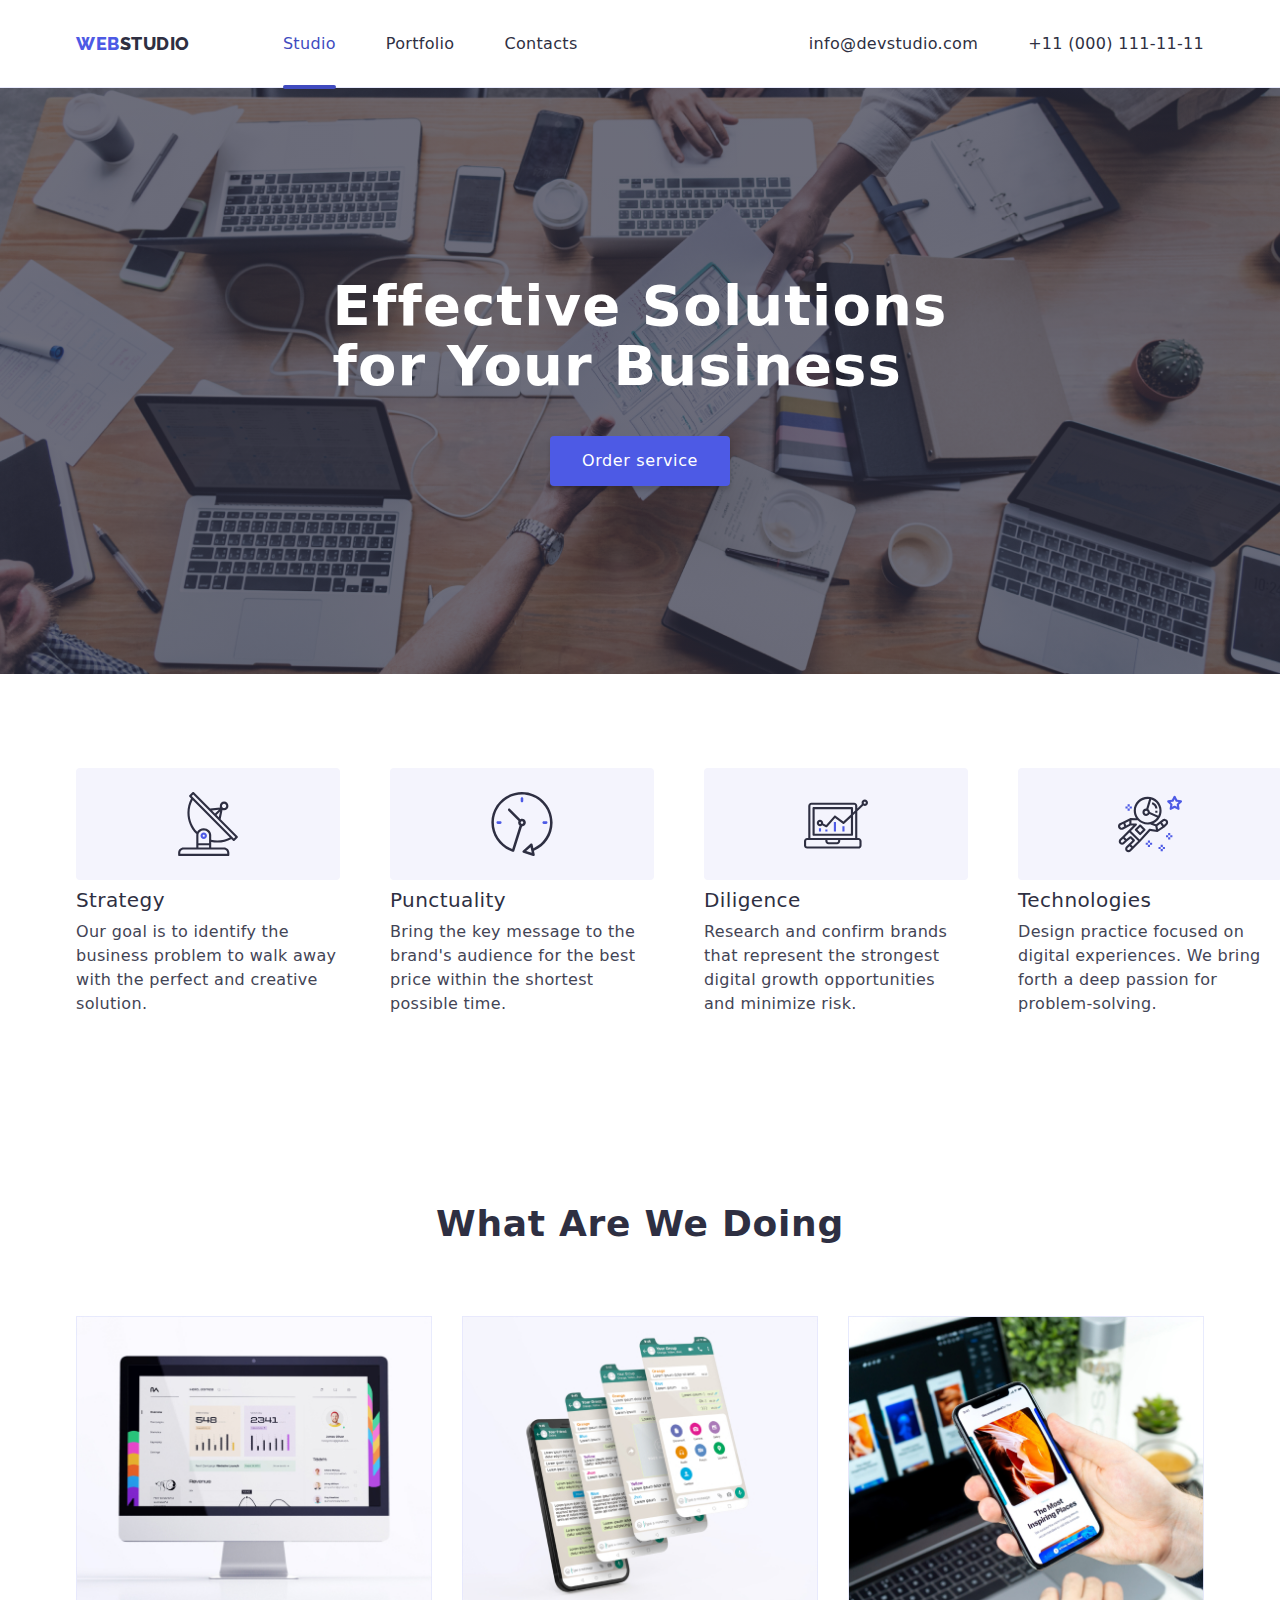
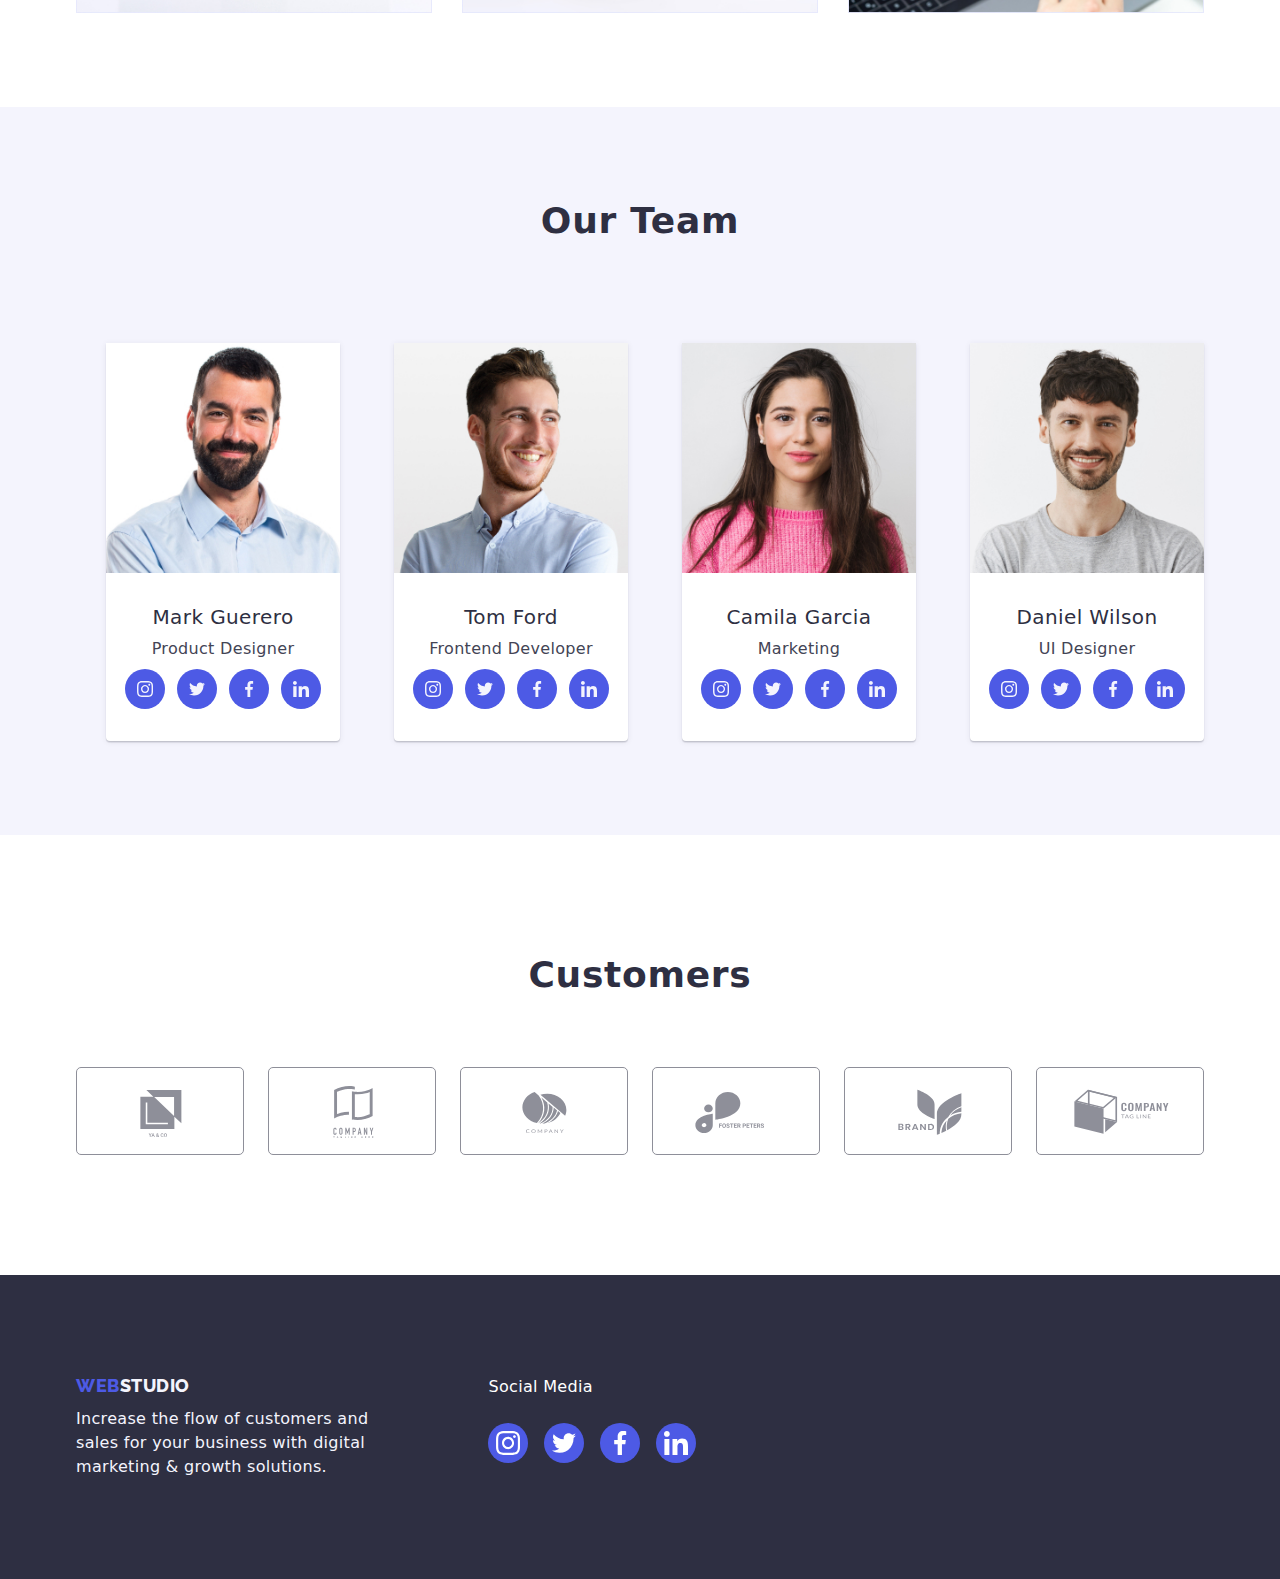
<file: index.html>
<!DOCTYPE html>
<html lang="en">

<head>
    <title>Web Studio HM5</title>
    <meta charset="UTF-8">
    <meta name="viewport" content="Homework 5">
    <link rel="stylesheet" href="./css/styles.css">
    <link href="https://fonts.googleapis.com/css2?family=Raleway:wght@700&family=Roboto:wght@400;500;700;900&display=swap"
        rel="stylesheet" />
    <link rel="stylesheet" href="https://cdnjs.cloudflare.com/ajax/libs/modern-normalize/2.0.0/modern-normalize.min.css" />
</head>

<body>
    <!--This is header-->
    <header class="header">
        <div class="container header-container">
            <!-- Navigation Bar -->
            <nav class="header-navigation">
                <a class="header-logo links" href="/index.html">
                    <span class="web-logo">WEB</span><span class="studio-logo">STUDIO </span>
                </a>

                <ul class="header-list lists">
                    <li class="header-item">
                        <a class="header-link links current menu-active" href="index.html">Studio</a>
                    </li>
                    <li class="header-item">
                        <a class="header-link links" href="portfolio.html">Portfolio</a>
                    </li>
                    <li class="header-item">
                        <a class="header-link links" href="index.html">Contacts</a>
                    </li>
                </ul>

            </nav>
            <address class="address">
            <ul class="header-address lists">
                <li class="item">
                    <a class="header-address-link links" href="mailto:info@devstudio.com"
                    target="_blank" rel="noopener noreferrer">info@devstudio.com</a>
                </li>
                <li class="item">
                    <a class="header-address-link links" href="tel:+110001111111"
                    target="_blank" rel="noopener noreferrer">+11 (000) 111-11-11</a>
                </li>
            </ul>
            </address>
        </div>
    </header>

    <!--This is main-->
    <main>
        <!--This is Section 1-->
        <section class="hero-section">
            <div class="container hero-container">
                <h1 class="hero-title">
                    Effective Solutions <br />
                    for Your Business
                </h1>
                <button class="hero-button button" type="button" data-modal-open>
                    Order service
                </button>
            </div>
        </section>

        <!--This is Section 2-->
        <section class="section features-section">
            <div class="container features-container">
                <ul class="features-list lists">
                    <li class="features-item">
                        <div class="benefits-svg-box">
                            <svg class="benefits-icon-svg" width="64" height="64">
                                <use href="./images/icons.svg#antenna"></use>
                            </svg>
                        </div>
                        <h3 class="features-title titles">Strategy</h3>
                        <p class="features-bottom-text bottom-text">
                            Our goal is to identify the business problem to walk away with
                            the perfect and creative solution.
                        </p>
                    </li>

                    <li class="features-item">
                        <div class="benefits-svg-box">
                            <svg lass="benefits-icon-svg" width="64" height="64">
                                <use href="./images/icons.svg#clock"></use>
                            </svg>
                        </div>
                        <h3 class="features-title titles">Punctuality</h3>
                        <p class="features-bottom-text bottom-text">
                            Bring the key message to the brand's audience for the best price
                            within the shortest possible time.
                        </p>
                    </li>

                    <li class="features-item">
                        <div class="benefits-svg-box">
                            <svg lass="benefits-icon-svg" width="64" height="64">
                                <use href="./images/icons.svg#diagram"></use>
                            </svg>
                        </div>
                        <h3 class="features-title titles">Diligence</h3>
                        <p class="features-bottom-text bottom-text">
                            Research and confirm brands that represent the strongest digital
                            growth opportunities and minimize risk.
                        </p>
                    </li>

                    <li class="features-item">
                        <div class="benefits-svg-box">
                            <svg lass="benefits-icon-svg" width="64" height="64">
                                <use href="./images/icons.svg#astronaut"></use>
                            </svg>
                        </div>
                        <h3 class="features-title titles">Technologies</h3>
                        <p class="features-bottom-text bottom-text">
                            Design practice focused on digital experiences. We bring forth a
                            deep passion for problem-solving.
                        </p>
                    </li>
                </ul>
            </div>
        </section>

        <!--This is Section 3-->
        <section class="section section-no-top-padding">
            <div class="container what-we-do-container">
                <h2 class="what-we-do-title section-title">What Are We Doing</h2>
                <ul class="what-we-do-list lists">
                    <li class="what-we-do-item">
                        <img src="images/what-we-do-1.jpg" alt="computer monitor" width="360" height="300" />
                    </li>

                    <li class="what-we-do-item">
                        <img src="images/what-we-do-2.jpg" alt="phone" width="360" height="300" />
                    </li>

                    <li class="what-we-do-item">
                        <img src="images/what-we-do-3.jpg" alt="phone & laptop" width="360" height="300" />
                    </li>
                </ul>
            </div>
        </section>

        <!--This is Section 4-->
        <section class="section section-grey">
            <div class="container team-container">
                <h2 class="team-title section-title">Our Team</h2>
                <ul class="team-list lists">
                    <li class="team-item">
                        <img src="images/our-team-1.jpg" alt="Mark Guerero" width="264" height="260" />
                        <div class="section-item-wrap">
                            <h3 class="team-name titles">Mark Guerero</h3>
                            <p class="team-bottom-text bottom-text">Product Designer</p>
                            <ul class="team-social-list lists">
                                <li class="team-social-item">
                                    <a class="team-social-link link" href="https://instagram.com" target="_blank" rel="noopener noreferrer">
                                        <svg class="team-social-svg" width="16" height="16">
                                            <use href="./images/icons.svg#instagram"></use>
                                        </svg>
                                    </a>
                                </li>
                                <li class="team-social-item">
                                    <a class="team-social-link link" href="https://twitter.com" target="_blank" rel="noopener noreferrer">
                                        <svg class="team-social-svg" width="16" height="16">
                                            <use href="./images/icons.svg#twitter"></use>
                                        </svg>
                                    </a>
                                </li>
                                <li class="team-social-item">
                                    <a class="team-social-link link" href="https://facebook.com" target="_blank" rel="noopener noreferrer">
                                        <svg class="team-social-svg" width="16" height="16">
                                            <use href="./images/icons.svg#facebook"></use>
                                        </svg>
                                    </a>
                                </li>
                                <li class="team-social-item">
                                    <a class="team-social-link link" href="https://linkedin.com" target="_blank" rel="noopener noreferrer">
                                        <svg class="team-social-svg" width="16" height="16">
                                            <use href="./images/icons.svg#linkedin"></use>
                                        </svg>
                                    </a>
                                </li>
                            </ul>
                        </div>
                    </li>

                    <li class="team-item">
                        <img src="images/our-team-2.jpg" alt="Tom Ford" width="264" height="260" />
                        <div class="card-content">
                            <h3 class="team-name titles">Tom Ford</h3>
                            <p class="team-bottom-text bottom-text">Frontend Developer</p>
                            <ul class="team-social-list lists">
                                <li class="team-social-item">
                                    <a class="team-social-link link" href="https://instagram.com" target="_blank" rel="noopener noreferrer">
                                        <svg class="team-social-svg" width="16" height="16">
                                            <use href="./images/icons.svg#instagram"></use>
                                        </svg>
                                    </a>
                                </li>
                                <li class="team-social-item">
                                    <a class="team-social-link link" href="https://twitter.com" target="_blank" rel="noopener noreferrer">
                                        <svg class="team-social-svg" width="16" height="16">
                                            <use href="./images/icons.svg#twitter"></use>
                                        </svg>
                                    </a>
                                </li>
                                <li class="team-social-item">
                                    <a class="team-social-link link" href="https://facebook.com" target="_blank" rel="noopener noreferrer">
                                        <svg class="team-social-svg" width="16" height="16">
                                            <use href="./images/icons.svg#facebook"></use>
                                        </svg>
                                    </a>
                                </li>
                                <li class="team-social-item">
                                    <a class="team-social-link link" href="https://linkedin.com" target="_blank" rel="noopener noreferrer">
                                        <svg class="team-social-svg" width="16" height="16">
                                            <use href="./images/icons.svg#linkedin"></use>
                                        </svg>
                                    </a>
                                </li>
                            </ul>
                        </div>
                    </li>

                    <li class="team-item">
                        <img src="images/our-team-3.jpg" alt="Camila Garcia" width="264" height="260" />
                        <div class="card-content">
                            <h3 class="team-name titles">Camila Garcia</h3>
                            <p class="team-bottom-text bottom-text">Marketing</p>
                            <ul class="team-social-list lists">
                                <li class="team-social-item">
                                    <a class="team-social-link link" href="https://instagram.com" target="_blank" rel="noopener noreferrer">
                                        <svg class="team-social-svg" width="16" height="16">
                                            <use href="./images/icons.svg#instagram"></use>
                                        </svg>
                                    </a>
                                </li>
                                <li class="team-social-item">
                                    <a class="team-social-link link" href="https://twitter.com" target="_blank" rel="noopener noreferrer">
                                        <svg class="team-social-svg" width="16" height="16">
                                            <use href="./images/icons.svg#twitter"></use>
                                        </svg>
                                    </a>
                                </li>
                                <li class="team-social-item">
                                    <a class="team-social-link link" href="https://facebook.com" target="_blank" rel="noopener noreferrer">
                                        <svg class="team-social-svg" width="16" height="16">
                                            <use href="./images/icons.svg#facebook"></use>
                                        </svg>
                                    </a>
                                </li>
                                <li class="team-social-item">
                                    <a class="team-social-link link" href="https://linkedin.com" target="_blank" rel="noopener noreferrer">
                                        <svg class="team-social-svg" width="16" height="16">
                                            <use href="./images/icons.svg#linkedin"></use>
                                        </svg>
                                    </a>
                                </li>
                            </ul>
                        </div>
                    </li>

                    <li class="team-item">
                        <img src="images/our-team-4.jpg" alt="Daniel Wilson" width="264" height="260" />
                        <div class="card-content">
                            <h3 class="team-name titles">Daniel Wilson</h3>
                            <p class="team-bottom-text bottom-text">UI Designer</p>
                            <ul class="team-social-list lists">
                                <li class="team-social-item">
                                    <a class="team-social-link link" href="https://instagram.com" target="_blank" rel="noopener noreferrer">
                                        <svg class="team-social-svg" width="16" height="16">
                                            <use href="./images/icons.svg#instagram"></use>
                                        </svg>
                                    </a>
                                </li>
                                <li class="team-social-item">
                                    <a class="team-social-link link" href="https://twitter.com" target="_blank" rel="noopener noreferrer">
                                        <svg class="team-social-svg" width="16" height="16">
                                            <use href="./images/icons.svg#twitter"></use>
                                        </svg>
                                    </a>
                                </li>
                                <li class="team-social-item">
                                    <a class="team-social-link link" href="https://facebook.com" target="_blank" rel="noopener noreferrer">
                                        <svg class="team-social-svg" width="16" height="16">
                                            <use href="./images/icons.svg#facebook"></use>
                                        </svg>
                                    </a>
                                </li>
                                <li class="team-social-item">
                                    <a class="team-social-link link" href="https://linkedin.com" target="_blank" rel="noopener noreferrer">
                                        <svg class="team-social-svg" width="16" height="16">
                                            <use href="./images/icons.svg#linkedin"></use>
                                        </svg>
                                    </a>
                                </li>
                            </ul>
                        </div>
                    </li>
                </ul>
            </div>
        </section>

        <!-- Section for Customers -->
        <section class="section-customers">
            <div class="container">
                <h2 class="section-title customers-title">Customers</h2>
                <ul class="customers-list lists">
                    <li class="customers-item">
                        <a class="customers-link" href="index.html">
                            <svg class="customers-svg">
                                <use href="./images/icons.svg#client-1"></use>
                            </svg>
                        </a>
                    </li>
        
                    <li class="customers-item">
                        <a class="customers-link" href="index.html">
                            <svg class="customers-svg">
                                <use href="./images/icons.svg#client-2"></use>
                            </svg>
                        </a>
                    </li>
        
                    <li class="customers-item">
                        <a class="customers-link" href="index.html">
                            <svg class="customers-svg">
                                <use href="./images/icons.svg#client-3"></use>
                            </svg>
                        </a>
                    </li>
        
                    <li class="customers-item">
                        <a class="customers-link" href="index.html">
                            <svg class="customers-svg">
                                <use href="./images/icons.svg#client-4"></use>
                            </svg>
                        </a>
                    </li>
        
                    <li class="customers-item">
                        <a class="customers-link" href="index.html">
                            <svg class="customers-svg">
                                <use href="./images/icons.svg#client-5"></use>
                            </svg>
                        </a>
                    </li>
                    <li class="customers-item">
                        <a class="customers-link" href="index.html">
                            <svg class="customers-svg">
                                <use href="./images/icons.svg#client-6"></use>
                            </svg>
                        </a>
                    </li>
                </ul>
            </div>
        </section>
    </main>

    <!--This is footer-->
    <footer class="footer-section">
        <div class="container footer-container">
            <div class="footer-logo-wrapper lists">
                <li class="footer-item">
            <a class="header-logo links" href="index.html">
                <span class="web-logo">WEB</span><span class="studio-logo studio-footer">STUDIO </span>
            </a>
                <p class="footer-bottom-text bottom-text">
                    Increase the flow of customers and<br />
                    sales for your business with digital<br />
                    marketing & growth solutions.
                </p>
                
                </li>
                </div>
                <div class="footer-socials">
                    <p class="footer-social-text text">Social Media</p>
                    <ul class="footer-list lists">
                        <li class="footer-socials-item">
                            <a href="/" class="footer-socials-link">
                                <svg class="footer-social-svg" width="24" height="24">
                                    <use href="./images/icons.svg#instagram"></use>
                                </svg>    
                            </a>
                        </li>
                        <li class="footer-socials-item">
                            <a href="/" class="footer-socials-link">
                                <svg class="footer-social-svg" width="24" height="24">
                                    <use href="./images/icons.svg#twitter"></use>
                                </svg>
                            </a>
                        </li>
                        <li class="footer-socials-item">
                            <a href="/" class="footer-socials-link">
                                <svg class="footer-social-svg" width="24" height="24">
                                    <use href="./images/icons.svg#facebook"></use>
                                </svg>
                            </a>
                        </li>
                        <li class="footer-socials-item">
                            <a href="/" class="footer-socials-link">
                                <svg class="footer-social-svg" width="24" height="24">
                                    <use href="./images/icons.svg#linkedin"></use>
                                </svg>
                            </a>
                        </li>
                    </ul>
                </div>
            </div>
        </div>
    </footer>
    <!--JS for modal -->

    <div class="back-drop is-hidden" data-modal>
        <div class="modal">
            <button class="modal-close" data-modal-close>
                <svg class="modal-close-icon" width="8" height="8">
                    <use href="./images/icons.svg#close"></use>
                </svg>
            </button>
    <script src="./js/modal.js"></script>
</body>
</html>
</file>
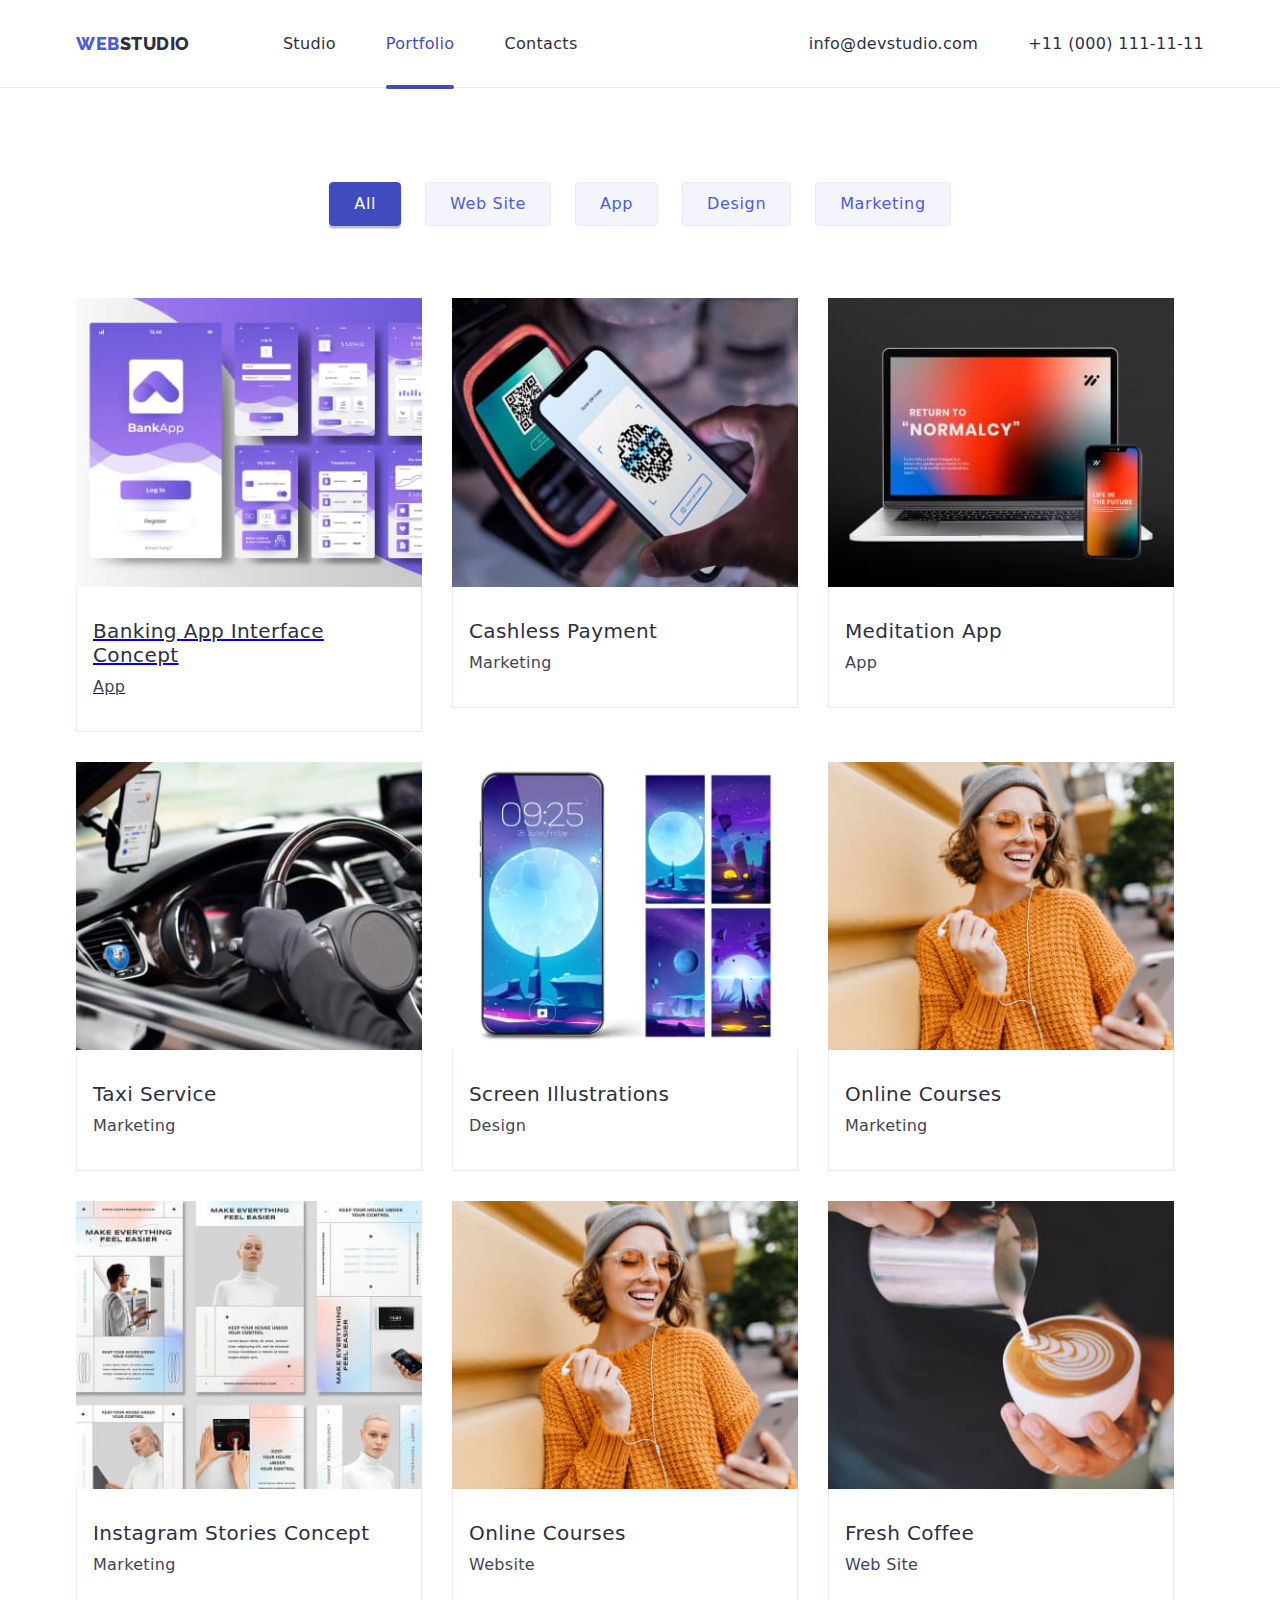
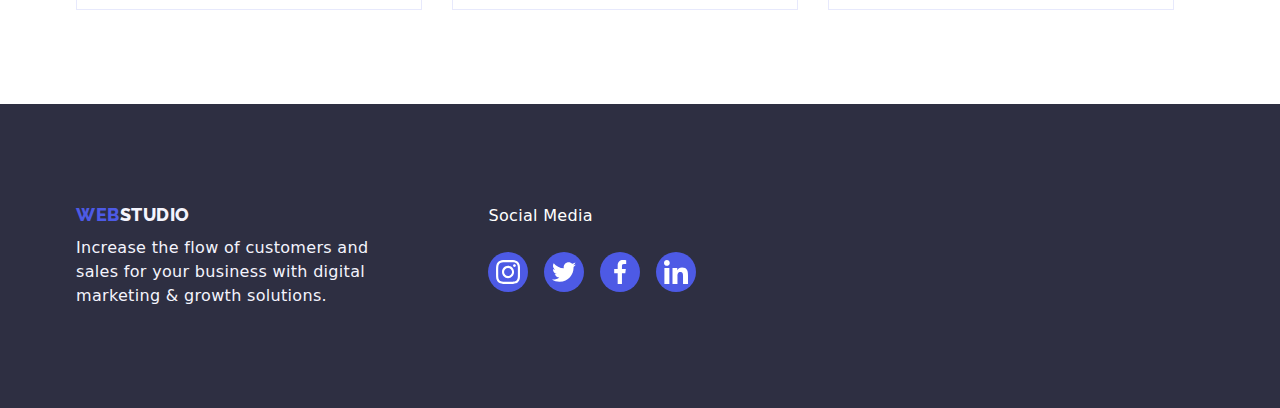
<file: portfolio.html>
<!DOCTYPE html>
<html lang="en">

<head>
    <title>Portfolio - HM5</title>
    <meta charset="UTF-8">
    <meta name="viewport" content="Homework 5 - Portfolio Page">
    <link rel="stylesheet" href="./css/styles.css">
    <link
        href="https://fonts.googleapis.com/css2?family=Raleway:wght@700&family=Roboto:wght@400;500;700;900&display=swap"
        rel="stylesheet" />
    <link rel="stylesheet"
        href="https://cdnjs.cloudflare.com/ajax/libs/modern-normalize/2.0.0/modern-normalize.min.css" />
</head>

<body>
    <!--This is header-->
    <header class="header">
        <div class="container header-container">
            <!-- Navigation Bar -->
            <nav class="header-navigation">
                <a class="header-logo links" href="/index.html">
                    <span class="web-logo">WEB</span><span class="studio-logo">STUDIO </span>
                </a>
    
                <ul class="header-list lists">
                    <li class="header-item">
                        <a class="header-link links " href="index.html">Studio</a>
                    </li>
                    <li class="header-item">
                        <a class="header-link links current menu-active" href="portfolio.html">Portfolio</a>
                    </li>
                    <li class="header-item">
                        <a class="header-link links" href="index.html">Contacts</a>
                    </li>
                </ul>
    
            </nav>
            <address class="address">
                <ul class="header-address lists">
                    <li class="item">
                        <a class="header-address-link links" href="mailto:info@devstudio.com" target="_blank"
                            rel="noopener noreferrer">info@devstudio.com</a>
                    </li>
                    <li class="item">
                        <a class="header-address-link links" href="tel:+110001111111" target="_blank"
                            rel="noopener noreferrer">+11 (000) 111-11-11</a>
                    </li>
                </ul>
            </address>
        </div>
    </header>
    <!-- This is main -->
    <main>
        <section class="section">
            <div class="container">
                <ul class="filter lists">
                    <li><button class="filter-item active" type="button">All</button></li>
                    <li><button class="filter-item" type="button">Web Site</button></li>
                    <li><button class="filter-item" type="button">App</button></li>
                    <li><button class="filter-item" type="button">Design</button></li>
                    <li><button class="filter-item" type="button">Marketing</button></li>
                </ul>
                <ul class="projects lists">
                    <li class="item">
                        <a href="#" class="project">
                            <div class="description">
                                <img src="./images/project-card-1-1.jpg" alt="banking app" width="360" />
                                <div class="overlay">
                                    <p class="text">
                                        14 Stylish and User-Friendly App Design Concepts ·
                                        Task Manager App · Calorie Tracker App ·
                                        Exotic Fruit Ecommerce App ·
                                        Cloud Storage App
                                    </p>
                                </div>
                            </div>

                            <div class="project-description">
                                <h3 class="project-title titles">Banking App Interface Concept</h3>
                                <p class="project-bottom-text bottom-text">App</p>
                            </div>
                        </a>

                    </li>
                    <li class="item">
                        <a href="#" class="project links">
                            <div class="description">
                                <img src="./images/project-card-1-2.jpg" alt="Cashless Payment" width="360" />
                                <div class="overlay">
                                    <p class="text">
                                        14 Stylish and User-Friendly App Design Concepts ·
                                        Task Manager App · Calorie Tracker App ·
                                        Exotic Fruit Ecommerce App ·
                                        Cloud Storage App
                                    </p>
                                </div>
                            </div>

                            <div class="project-description">
                                <h3 class="project-title titles">Cashless Payment</h3>
                                <p class="project-bottom-text bottom-text">Marketing</p>
                            </div>
                        </a>

                    </li>
                    <li class="item">
                        <a href="#" class="project links">
                            <div class="description">
                                <img src="./images/project-card-1-3.jpg" alt="Meditation App" width="360" />
                                <div class="overlay">
                                    <p class="text">
                                        14 Stylish and User-Friendly App Design Concepts ·
                                        Task Manager App · Calorie Tracker App ·
                                        Exotic Fruit Ecommerce App ·
                                        Cloud Storage App
                                    </p>
                                </div>
                            </div>

                            <div class="project-description">
                                <h3 class="project-title titles">Meditation App</h3>
                                <p class="project-bottom-text bottom-text">App</p>
                            </div>
                        </a>

                    </li>

                    <li class="item">
                        <a href="#" class="project links">
                            <div class="description">
                                <img src="./images/project-card-2-1.jpg" alt="Taxi service" width="360" />
                                <div class="overlay">
                                    <p class="text">
                                        14 Stylish and User-Friendly App Design Concepts ·
                                        Task Manager App · Calorie Tracker App ·
                                        Exotic Fruit Ecommerce App ·
                                        Cloud Storage App
                                    </p>
                                </div>
                            </div>

                            <div class="project-description">
                                <h3 class="project-title titles">Taxi Service</h3>
                                <p class="project-bottom-text bottom-text">Marketing</p>
                            </div>
                        </a>

                    </li>
                    <li class="item">
                        <a href="#" class="project links">
                            <div class="description">
                                <img src="./images/project-card-2-2.jpg" alt="Screen Illustrations" width="360" />
                                <div class="overlay">
                                    <p class="text">
                                        14 Stylish and User-Friendly App Design Concepts ·
                                        Task Manager App · Calorie Tracker App ·
                                        Exotic Fruit Ecommerce App ·
                                        Cloud Storage App
                                    </p>
                                </div>
                            </div>

                            <div class="project-description">
                                <h3 class="project-title titles">Screen Illustrations</h3>
                                <p class="project-bottom-text bottom-text">Design</p>
                            </div>
                        </a>

                    </li>

                    <li class="item">
                        <a href="#" class="project links">
                            <div class="description">
                                <img src="./images/project-card-2-3.jpg" alt="Online Courses" width="360" />
                                <div class="overlay">   
                                    <p class="text">
                                        14 Stylish and User-Friendly App Design Concepts ·
                                        Task Manager App · Calorie Tracker App ·
                                        Exotic Fruit Ecommerce App ·
                                        Cloud Storage App
                                    </p>
                                </div>
                            </div>

                            <div class="project-description">
                                <h3 class="project-title titles">Online Courses</h3>
                                <p class="project-bottom-text bottom-text">Marketing</p>
                            </div>
                        </a>

                    </li>

                    <li class="item">
                        <a href="#" class="project links">
                            <div class="description">
                                <img src="./images/project-card-3-1.jpg" alt="Instagram Stories Concept" width="360" />
                                <div class="overlay">
                                    <p class="text">
                                        14 Stylish and User-Friendly App Design Concepts ·
                                        Task Manager App · Calorie Tracker App ·
                                        Exotic Fruit Ecommerce App ·
                                        Cloud Storage App
                                    </p>
                                </div>
                            </div>

                            <div class="project-description">
                                <h3 class="project-title titles">Instagram Stories Concept</h3>
                                <p class="project-bottom-text bottom-text">Marketing</p>
                            </div>
                        </a>

                    </li>

                    <li class="item">
                        <a href="#" class="project links">
                            <div class="description">
                                <img src="./images/project-card-2-3.jpg" alt="Organic Food" width="360" />
                                <div class="overlay">
                                    <p class="text">
                                        14 Stylish and User-Friendly App Design Concepts ·
                                        Task Manager App · Calorie Tracker App ·
                                        Exotic Fruit Ecommerce App ·
                                        Cloud Storage App
                                    </p>
                                </div>
                            </div>

                            <div class="project-description">
                                <h3 class="project-title titles">Online Courses</h3>
                                <p class="project-bottom-text bottom-text">Website</p>
                            </div>
                        </a>

                    </li>

                    <li class="item">
                        <a href="#" class="project links">
                            <div class="description">
                                <img src="./images/project-card-3-3.jpg" alt="fresh coffee" width="360" />
                                <div class="overlay">
                                    <p class="text">
                                        14 Stylish and User-Friendly App Design Concepts ·
                                        Task Manager App · Calorie Tracker App ·
                                        Exotic Fruit Ecommerce App ·
                                        Cloud Storage App
                                    </p>
                                </div>
                            </div>

                            <div class="project-description">
                                <h3 class="project-title titles">Fresh Coffee</h3>
                                <p class="project-bottom-text bottom-text">Web Site</p>
                            </div>
                        </a>

                    </li>
                </ul>
            </div>
        </section>
    </main>

    <!--This is footer-->
    <footer class="footer-section">
        <div class="container footer-container">
            <div class="footer-logo-wrapper lists">
                <li class="footer-item">
                    <a class="header-logo links" href="index.html">
                        <span class="web-logo">WEB</span><span class="studio-logo studio-footer">STUDIO </span>
                    </a>
                    <p class="footer-bottom-text bottom-text">
                        Increase the flow of customers and<br />
                        sales for your business with digital<br />
                        marketing & growth solutions.
                    </p>

                </li>
            </div>
            <div class="footer-socials">
                <p class="footer-social-text text">Social Media</p>
                <ul class="footer-list lists">
                    <li class="footer-socials-item">
                        <a href="/" class="footer-socials-link">
                            <svg class="footer-social-svg" width="24" height="24">
                                <use href="./images/icons.svg#instagram"></use>
                            </svg>
                        </a>
                    </li>
                    <li class="footer-socials-item">
                        <a href="/" class="footer-socials-link">
                            <svg class="footer-social-svg" width="24" height="24">
                                <use href="./images/icons.svg#twitter"></use>
                            </svg>
                        </a>
                    </li>
                    <li class="footer-socials-item">
                        <a href="/" class="footer-socials-link">
                            <svg class="footer-social-svg" width="24" height="24">
                                <use href="./images/icons.svg#facebook"></use>
                            </svg>
                        </a>
                    </li>
                    <li class="footer-socials-item">
                        <a href="/" class="footer-socials-link">
                            <svg class="footer-social-svg" width="24" height="24">
                                <use href="./images/icons.svg#linkedin"></use>
                            </svg>
                        </a>
                    </li>
                </ul>
            </div>
        </div>
        </div>
    </footer>
</body>

</html>
</file>
<file: css/styles.css>
:root {
    --iriscolor: #4d5ae5;
    --navyblue: #2e2f42;
    --navcolor: black;
    --oceancolor: #404bbf;
    --whitecolor: #ffffff;
    --slatecolor: #434455;
    --cornflowercolor: #e7e9fc;
    --cloudcolor: #f4f4fd;
    --greencolor: #31d0aa;
    --lightslatecolor: #8e8f99;
    --navybluemodalcolor: #2e2f42;
    --greycolor: #2e2f42;
    --dairycolor: #fcfcfc;
    --black: #000;
}

body {
    font-family: 'Roboto', sans-serif;
    font-size: 16px;
    font-weight: 400;
    line-height: 24px;
    letter-spacing: 0.02em;
}

img {
    display: block;
    max-width: 100%;
    height: auto;
}

*,
*::after,
*::before {
    box-sizing: inherit;
}

h1,
h2,
h3,
h4,
h5,
h6,
p,
ul {
    margin: 0;
    padding: 0;
}

/* CSS for Index Studio */

.lists {
    list-style-type: none;
    padding: 0;
}

.links {
    text-decoration: none;
}

address{
    font-style: inherit;
}

img{
    display: block;
    max-width: 100%;
    height: auto;
}

.web-logo {
    color: var(--iriscolor);
}

.studio-logo {
    color: var(--navyblue);
}

.studio-footer {
    color: var(--cloudcolor);
}

/* Header */

.header {
    border-bottom: 1px solid var(--cornflowercolor);
}

.container {
    width: 1158px;
    padding-left: 15px;
    padding-right: 15px;
    margin-left: auto;
    margin-right: auto;
}

.header-logo {
    color: var(--navybluemodalcolor);
    font-family: 'Raleway',sans-serif;
    font-size: 18px;
    font-weight: 800;
    line-height: 21px;
    letter-spacing: 0.03em;
    text-transform: uppercase;
}

.header-container,
.header-navigation,
.header-list,
.header-address{
    display: flex;
    align-items: center;
}

.header-list{
    margin-left: 93px;
}

.address{
    margin-left: auto;
}

.header-list .header-item:not(:last-child),
.header-address .item:not(:last-child){
    margin-right: 50px;
}


.header-list .header-link,
.header-address .header-address-link{
    display: inline-flex;
    padding-top: 32px;
    padding-bottom: 31px;
    color: var(--navyblue);
    font-weight: 500;
    line-height: 1.5;
    letter-spacing: 0.02;
    position: relative;
    
    transition: color 250ms cubic-bezier(0.4, 0, 0.2, 1);
}

.header-list .header-link:hover,
.header-list .header-link:focus,
.header-list .header-link.current, .menu-active,
.header-address .header-address-link:hover,
.header-address .header-address-link:focus
 {
    color: var(--oceancolor);
}


.header-link::after {
    content: "";
    border: 2px solid transparent;
    border-radius: 2px;
    height: 4px;
    width: 0;
    position: absolute;
    left: 0;
    bottom: -2px;
    transition: width 250ms cubic-bezier(0.4, 0, 0.2, 1),
        background-color 250ms cubic-bezier(0.4, 0, 0.2, 1),
        border 250ms cubic-bezier(0.4, 0, 0.2, 1);
}

.header-link:hover::after,
.header-link:focus::after {
    border: 2px solid var(--oceancolor);
    background-color: var(--oceancolor);
    width: 100%;
}

.menu-active::after {
    content: "";
    border: 2px solid var(--oceancolor);
    border-radius: 2px;
    background-color: var(--oceancolor);
    height: 4px;
    width: 100%;
    position: absolute;
    left: 0;
    bottom: -2px;
}


/* .header-container {
    display: flex;
    justify-content: space-between;
} */



/* .header-navigation {
    display: flex;
    align-items: center;
} */

/* .header-list {
    display: flex;
    gap: 40px;
    margin-left: 76px;
}

.header-address {
    display: flex;
    gap: 40px;
}

.header-address-link {
    color: var(--slatecolor);
    padding: 24px 0;
    display: block;
}

.header-address-link:hover,
.header-address-link:focus {
    color: var(--oceancolor);
}

.header-link {
    color: var(--navyblue);
    font-weight: 500;
    letter-spacing: 0.32px;
    padding: 24px 0;
    display: block;
} */


.current {
    color: var(--iriscolor);
}

.section {
    padding-top: 94px;
    padding-bottom: 94px;
}


.hero-title {
    color: var(--whitecolor);
    font-size: 56px;
    font-weight: 700;
    line-height: 60px;
    letter-spacing: 0.02em;
    margin-bottom: 40px;
}

.hero-container {
    display: flex;
    flex-direction: column;
    align-items: center;
}

.hero-button:hover,
.hero-button:focus {
    background-color: var(--oceancolor);
}

.hero-section {
    padding-top: 188px;
    padding-bottom: 188px;
    background-image: linear-gradient(
            rgba(46, 47, 66, 0.7),
            rgba(46, 47, 66, 0.7)),
        url(../images/hero-bg.jpg);
    max-width: 1440px;
    margin: 0 auto;
    background-repeat: no-repeat;
    background-position: center;
    background-size: cover;
}

.hero-button {
    cursor: pointer;
    color: var(--whitecolor);
    background: var(--iriscolor);
    font-family: inherit;
    font-size: 16px;
    font-weight: 500;
    letter-spacing: 0.04em;
    border: none;
    border-radius: 4px;
    box-shadow: 0px 4px 4px 0px rgba(0, 0, 0, 0.15);
    padding: 16px 32px;

    transition: background-color 250ms cubic-bezier(0.4, 0, 0.2, 1),
    color 250ms cubic-bezier(0.4, 0, 0.2, 1),
    border-color 250ms cubic-bezier(0.4, 0, 0.2, 1);
}



.titles {
    font-size: 20px;
    font-weight: 500;
    letter-spacing: 0.02em;
    color: var(--navyblue);
    margin-bottom: 8px;
}

.bottom-text {
    color: var(--slatecolor);
}

.section-grey {
    background-color: var(--cloudcolor);
}

.footer-section {
    background-color: var(--navyblue);
    padding: 100px 0;
}

.footer-bottom-text {
    color: var(--cloud, #f4f4fd);
    margin-top: 8px;
}

.footer-container {
    display: flex;
    align-items: flex-start;
}

.section-title {
    color: var(--navybluemodalcolor);
    text-align: center;
    font-size: 36px;
    font-weight: 700;
    line-height: 40px;
    letter-spacing: 0.02em;
    text-transform: capitalize;
    margin-bottom: 72px;
}

.filter-item {
    cursor: pointer;
    font-size: 16px;
    font-family: inherit;
    font-weight: 500;
    letter-spacing: 0.04em;
    padding: 12px 24px;
    border-radius: 4px;
    border: 1px solid var(--cornflowercolor);
    background: var(--cloudcolor);
    color: var(--iriscolor);

    transition: background-color 250ms cubic-bezier(0.4, 0, 0.2, 1),
    color 250ms cubic-bezier(0.4, 0, 0.2, 1),
    box-shadow 250ms cubic-bezier(0.4, 0, 0.2, 1);
}

.active {
    background: var(--oceancolor);
    box-shadow: 0px 2px 2px 0px rgba(0, 0, 0, 0.12),
        0px 2px 1px 0px rgba(0, 0, 0, 0.08), 0px 3px 1px 0px rgba(0, 0, 0, 0.1);
    color: var(--whitecolor);
    border-color: var(--oceancolor);
}

.filter-item:hover {
    background: var(--oceancolor);
    box-shadow: 0px 2px 2px 0px rgba(0, 0, 0, 0.12),
        0px 2px 1px 0px rgba(0, 0, 0, 0.08), 0px 3px 1px 0px rgba(0, 0, 0, 0.1);
    color: var(--whitecolor);
    border-color: var(--oceancolor);
}

.features-list {
    display: flex;
    gap: 20px;
    margin-left: -30px;
    margin-top: -30px;
}

.features-item {
    flex-basis: calc(100% / 4 - 30px);
    margin-left: 30px;
    margin-top: 30px;
}

.benefits-svg-box {
    width: 264px;
    height: 112px;
    background-color: var(--cloudcolor);
    display: flex;
    justify-content: center;
    align-items: center;
    border-radius: 4px;
    margin-bottom: 8px;
}


.what-we-do-list {
    display: flex;
    justify-content: space-between;
    margin-left: -30px;
    margin-top: -30px;
}

.what-we-do-item {
    flex-basis: calc(100% / 3 - 30px);
    margin-left: 30px;
    margin-top: 30px;
}

.section-list {
    display: flex;
    justify-content: space-evenly;
    gap: 24px;
}

.team-list {
    display: flex;
    gap: 24px;
    text-align: center;
}

.team-social-list {
    display: flex;
    justify-content: center;
    align-items: center;
    gap: 12px;
    margin-top: 8px;
}

.team-social-item {
    width: 40px;
    height: 40px;
}

.team-social-link {
    width: 100%;
    height: 100%;
    border-radius: 50%;
    display: flex;
    align-items: center;
    justify-content: center;
    background-color: var(--iriscolor);
    color: var(--cloudcolor);
    
    transition: background-color 250ms cubic-bezier(0.4, 0, 0.2, 1);

}

.team-social-link:hover,
.team-social-link:focus {
    background-color: var(--oceancolor);
}

.team-social-svg {
    fill: currentColor;
}

.team-container {
    flex-direction: column;
    justify-content: center;
    align-items: center;
    gap: 32px;
}

.team-item {
    border-radius: 0px 0px 4px 4px;
    background: var(--whitecolor);
    box-shadow: 0px 2px 1px 0px rgba(46, 47, 66, 0.08),
        0px 1px 1px 0px rgba(46, 47, 66, 0.16),
        0px 1px 6px 0px rgba(46, 47, 66, 0.08);
}

.team-item {
    flex-basis: calc(100% / 4 - 30px);
    margin-left: 30px;
    margin-top: 30px;
}

.section-item-wrap {
    padding-top: 32px;
    padding-bottom: 32px;
    gap: 32px;
    width: 100%;
    text-align: center;
}


.section-customers {
    background-color: var(--whitecolor);
    padding-top: 120px;
    padding-bottom: 120px;
}

.section-title {
    font-size: 36px;
    font-weight: 700;
    line-height: 40px;
    letter-spacing: 0.02em;
    text-transform: capitalize;
}

.customers-title {
    color: var(--navyblue);
    display: flex;
    justify-content: center;
    align-items: center;
}

.customers-list {
    display: flex;
    gap: 24px;
}

.customers-item {
    width: 168px;
    height: 88px;
}

.customers-link {
    width: 100%;
    height: 100%;
    border: 1px solid #8e8f99;
    border-radius: 5px;
    display: flex;
    justify-content: center;
    align-items: center;
    color: #8e8f99;
    
    transition: border-color 250ms cubic-bezier(0.4, 0, 0.2, 1),
    color 250ms cubic-bezier(0.4, 0, 0.2, 1);
}

.customers-link:hover,
.customers-link:focus {
    border-color: var(--oceancolor);
    color: var(--oceancolor);
}

.customers-svg {
    width: 104px;
    height: 56px;
    fill: currentColor;
}

.card-content h3 {
    margin-bottom: 8px;
}

.card-content {
    padding: 32px 0;
}

.footer-socials {
    margin-left: 120px;
}

.footer-socials .footer-social-text {
    color: var(--whitecolor);
}

.footer-social-link {
    transition: background-color 250ms cubic-bezier(0.4, 0, 0.2, 1);
}

.footer-socials-item {
    width: 40px;
    height: 40px;
}

.footer-list {
    flex-wrap: wrap;
    display: flex;
    gap: 16px;
    margin-top: 16px;
}

.footer-list .footer-socials-link {
    background-color: var(--iriscolor);
    margin-top: 8px;
    width: 100%;
    height: 100%;
    border-radius: 50%;
    display: flex;
    justify-content: center;
    align-items: center;
    color: var(--whitecolor);

    transition: background-color 250ms cubic-bezier(0.4, 0, 0.2, 1);
}

.footer-socials-link:hover,
.footer-socials-link:focus {
    background-color: var(--greencolor);
}

.footer-list .footer-social-svg {
    fill: currentColor;
}

/* CSS for Portfolio */

.filter {
    margin-bottom: 72px;
    display: flex;
    justify-content: center;
    align-items: center;
    gap: 24px;

}

.projects {
    display: flex;
    flex-wrap: wrap;
    gap: 30px
}

.projects .item {
    flex-basis: calc((100% - 90px) /3);

    transition: box-shadow 250ms cubic-bezier(0.4, 0, 0.2, 1);
}

.projects .project{
    display: block;
}

.projects .item:hover,
.projects .item:focus{
    box-shadow: 0px 1px 1px rgba(0, 0, 0, 0.12), 0px 4px 4px rgba(0, 0, 0, 0.06),
    1px 4px 6px rgba(0, 0, 0, 0.16);
}

.project .description{
    position: relative;
     overflow: hidden;
}

.project .overlay{
    position: absolute;
    top: 0;
    left: 0;
    width: 100%;
    height: 100%;
    background-color: var(--iriscolor);
    transform: translateY(101%);
    transition: transform 250ms cubic-bezier(0.4, 0, 0.2, 1);
}

.projects .item:hover .project .overlay,
.projects .project:focus .overlay {
  transform: translateY(0);
}


.project .text{
    position: absolute;
    top: 50%;
    left: 50%;
    transform: translate(-50%, -50%);
    width: 322px;
    font-weight: 400;
    font-size: 18px;
    line-height: 1.56;
    color: var(--whitecolor);
}

.project-description {
    padding: 32px 16px;
    border: 1px solid var(--cornflowercolor);
    border-top: none;
}


/* Modal */

.back-drop {
    position: fixed;
    top: 0;
    left: 0;
    width: 100%;
    height: 100%;
    background-color: rgba(0, 0, 0, 0.2);
    opacity: 1;
    transition: opacity 250ms cubic-bezier(0.4, 0, 0.2, 1);;
}

.back-drop.is-hidden{
    opacity: 0;
    pointer-events: none;
}

.modal{
    position: absolute;
    top: 50%;
    left: 50%;
    min-width: 408px;
    min-height: 584px;
    background-color: var(--dairycolor);

    transform: translate(-50%, -50%) scale(1);
    transition: transform 250ms cubic-bezier(0.4, 0, 0.2, 1);;
    
}

.back-drop.is-hidden .modal{
    transform: transform translate(-50%, -50%) scale(0.8);
}

.modal-close {
   position: absolute;
   top: 8px;
   right: 8px;
   padding: 0;
   width: 30px;
   height: 30px;
   cursor: pointer;
   color: var(--black);
   border: 1px solid rgba(0, 0, 0, 0.1);
   border-radius: 15px;
   display: flex;
   justify-content: center;
   align-items: center;

    transition: color 250ms cubic-bezier(0.4, 0, 0.2, 1),
     background-color 250ms cubic-bezier(0.4, 0, 0.2, 1);
}


.modal-close:hover,
.modal-close:focus {
    background-color: var(--oceancolor);
    color: var(--whitecolor);
}

.modal .modal-close-icon {
    fill: currentColor;
}
</file>
